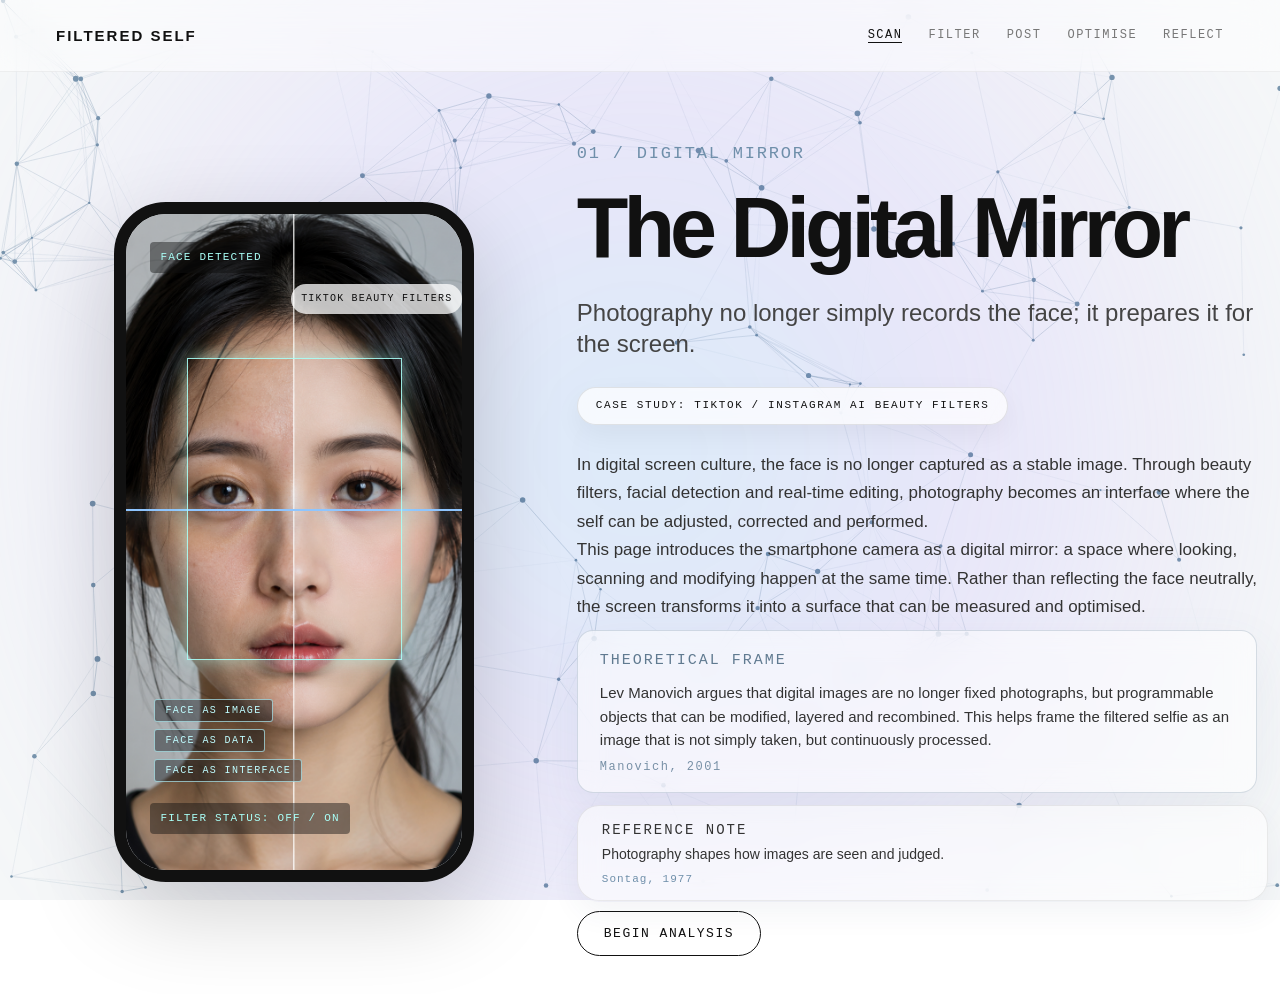
<file: index.html>
<!DOCTYPE html>
<html lang="en">
<head>
  <meta charset="UTF-8" />
  <meta name="viewport" content="width=device-width, initial-scale=1.0" />
  <title>Filtered Self | The Digital Mirror</title>
  <link rel="stylesheet" href="style.css" />
</head>

<body class="page page-1">

  <div class="tech-bg-container">
    <div class="aurora"></div>
    <canvas id="particleCanvas"></canvas>
  </div>

  <header class="nav">
    <div class="logo">FILTERED SELF</div>
    <nav>
      <a class="active" href="index.html">SCAN</a >
      <a href="page2.html">FILTER</a >
      <a href="page3.html">POST</a >
      <a href="page4.html">OPTIMISE</a >
      <a href="page5.html">REFLECT</a >
    </nav>
  </header>

  <main class="hero">

    <section class="phone-area">
      <div class="phone">
        <img src="images/page1-face.png" alt="Half real half filtered face" />

        <div class="scan-line"></div>
        <div class="face-box"></div>

        <p class="system-text top">FACE DETECTED</p >

        <p class="case-tag">TIKTOK BEAUTY FILTERS</p >

        <p class="system-text bottom">FILTER STATUS: OFF / ON</p >

        <div class="data-tags">
          <span>FACE AS IMAGE</span>
          <span>FACE AS DATA</span>
          <span>FACE AS INTERFACE</span>
        </div>
      </div>
    </section>

    <section class="text-area">
      <p class="label">01 / DIGITAL MIRROR</p >

      <h1>The Digital Mirror</h1>

      <h2>
        Photography no longer simply records the face; it prepares it for the screen.
      </h2>
      <div class="case-study-tag">
      CASE STUDY: TIKTOK / INSTAGRAM AI BEAUTY FILTERS
      </div>

      <p>
        In digital screen culture, the face is no longer captured as a stable image.
        Through beauty filters, facial detection and real-time editing, photography
        becomes an interface where the self can be adjusted, corrected and performed.
      </p >

      <p>
        This page introduces the smartphone camera as a digital mirror: a space where
        looking, scanning and modifying happen at the same time. Rather than reflecting
        the face neutrally, the screen transforms it into a surface that can be measured
        and optimised.
      </p >

      <div class="theory-box">
        <p class="theory-title">THEORETICAL FRAME</p >
        <p>
          Lev Manovich argues that digital images are no longer fixed photographs,
          but programmable objects that can be modified, layered and recombined.
          This helps frame the filtered selfie as an image that is not simply taken,
          but continuously processed.
        </p >
        <span>Manovich, 2001</span>
      </div>
      <div class="mini-theory-box">
  <p class="mini-theory-title">REFERENCE NOTE</p >

  <p>
          Photography shapes how images are seen and judged.
   </p >

        <span>Sontag, 1977</span>
</div>

      <a class="button" href="page2.html" id="scanButton">Begin Analysis</a >

<audio id="scanSound" preload="auto">
  <source src="sounds/page1-scan-sound.mp3" type="audio/mpeg">
</audio>
    </section>

  </main>

  <script>
    const canvas = document.getElementById('particleCanvas');
    const ctx = canvas.getContext('2d');

    let particles = [];
    const mouse = { x: null, y: null, radius: 180 };

    window.addEventListener('mousemove', (e) => {
      mouse.x = e.x;
      mouse.y = e.y;
    });

    function init() {
      canvas.width = window.innerWidth;
      canvas.height = window.innerHeight;
      particles = [];

      const numberOfParticles = (canvas.width * canvas.height) / 9000;

      for (let i = 0; i < numberOfParticles; i++) {
        particles.push(new Particle());
      }
    }

    class Particle {
      constructor() {
        this.x = Math.random() * canvas.width;
        this.y = Math.random() * canvas.height;
        this.size = Math.random() * 2 + 1;
        this.vx = (Math.random() - 0.5) * 1.2;
        this.vy = (Math.random() - 0.5) * 1.2;
      }

      draw() {
        ctx.fillStyle = '#6f8faa';
        ctx.beginPath();
        ctx.arc(this.x, this.y, this.size, 0, Math.PI * 2);
        ctx.fill();
      }

      update() {
        this.x += this.vx;
        this.y += this.vy;

        if (this.x < 0 || this.x > canvas.width) this.vx *= -1;
        if (this.y < 0 || this.y > canvas.height) this.vy *= -1;

        if (mouse.x !== null && mouse.y !== null) {
          let dx = mouse.x - this.x;
          let dy = mouse.y - this.y;
          let distance = Math.sqrt(dx * dx + dy * dy);

          if (distance < mouse.radius && distance > 0) {
            const forceDirectionX = dx / distance;
            const forceDirectionY = dy / distance;
            const force = (mouse.radius - distance) / mouse.radius;
            this.x -= forceDirectionX * force * 4;
            this.y -= forceDirectionY * force * 4;
          }
        }
      }
    }

    function connect() {
      for (let a = 0; a < particles.length; a++) {
        for (let b = a; b < particles.length; b++) {
          let dx = particles[a].x - particles[b].x;
          let dy = particles[a].y - particles[b].y;
          let distance = Math.sqrt(dx * dx + dy * dy);

          if (distance < 160) {
            let opacity = 1 - distance / 160;
            ctx.strokeStyle = `rgba(111, 143, 170, ${opacity * 0.45})`;
            ctx.lineWidth = 1;
            ctx.beginPath();
            ctx.moveTo(particles[a].x, particles[a].y);
            ctx.lineTo(particles[b].x, particles[b].y);
            ctx.stroke();
          }
        }
      }
    }

    function animate() {
      ctx.clearRect(0, 0, canvas.width, canvas.height);

      particles.forEach(particle => {
        particle.update();
        particle.draw();
      });

      connect();
      requestAnimationFrame(animate);
    }

    window.addEventListener('resize', init);

    init();
animate();

const scanButton = document.getElementById('scanButton');
const scanSound = document.getElementById('scanSound');

scanButton.addEventListener('click', function(event) {
  event.preventDefault();

  scanSound.currentTime = 0;
  scanSound.play();

  scanButton.textContent = 'Scanning...';
  scanButton.classList.add('scanning');

  setTimeout(() => {
    window.location.href = 'page2.html';
  }, 1600);
});
  </script>

</body>
</html>
</file>
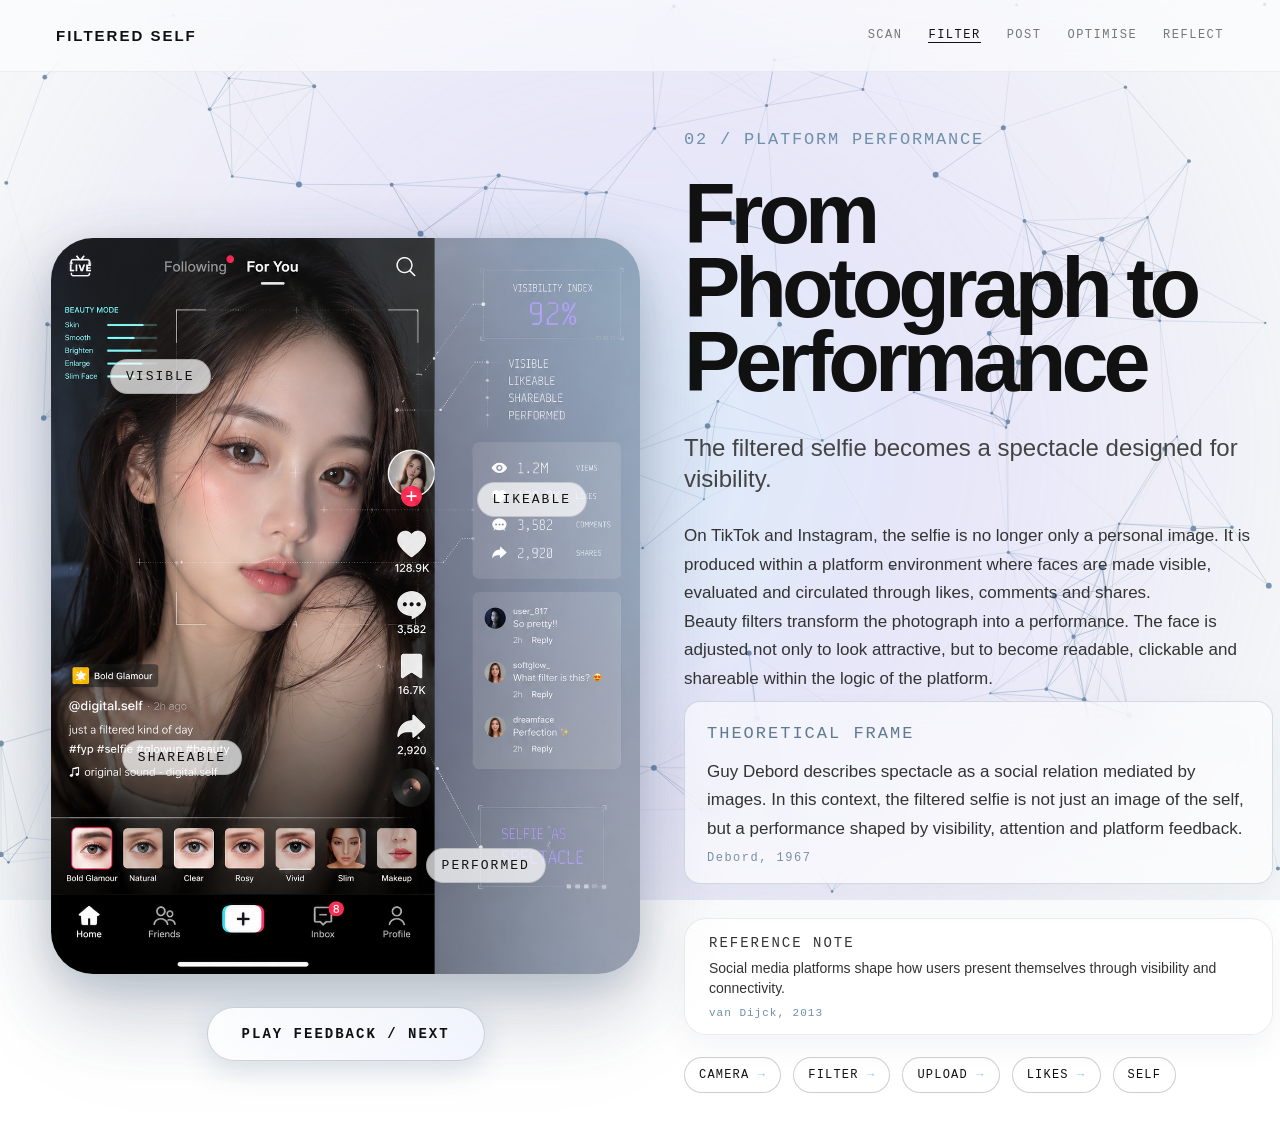
<file: page2.html>
<!DOCTYPE html>
<div class="tech-bg-container">
  <div class="aurora"></div>
  <canvas id="particleCanvas"></canvas>
</div>
<html lang="en">
<head>
  <meta charset="UTF-8" />
  <meta name="viewport" content="width=device-width, initial-scale=1.0" />
  <title>Filtered Self | Performance</title>
  <link rel="stylesheet" href="style.css" />
</head>

<body class="page page-2">
  <header class="nav">
    <div class="logo">FILTERED SELF</div>
    <nav>
      <a href="index.html">SCAN</a >
      <a class="active" href="page2.html">FILTER</a >
      <a href="page3.html">POST</a >
      <a href="page4.html">OPTIMISE</a >
      <a href="page5.html">REFLECT</a >
    </nav>
  </header>

  <main class="split-layout">

  <section class="image-panel">
    <img src="images/page2-platform.png" alt="Filtered selfie on platform interface" />

    <span class="floating-word word-1">VISIBLE</span>
    <span class="floating-word word-2">LIKEABLE</span>
    <span class="floating-word word-3">SHAREABLE</span>
    <span class="floating-word word-4">PERFORMED</span>

    <button class="sound-button page2-sound-button" id="platformSoundButton">
  PLAY FEEDBACK / NEXT
</button>

<audio id="platformSound" preload="auto">
  <source src="sounds/page2-like-notification.mp3" type="audio/mpeg">
</audio>

  </section>

  <section class="text-area page2-text">
    <p class="label">02 / PLATFORM PERFORMANCE</p >

    <h1>From Photograph to Performance</h1>

    <h2>The filtered selfie becomes a spectacle designed for visibility.</h2>

    <p>
      On TikTok and Instagram, the selfie is no longer only a personal image.
      It is produced within a platform environment where faces are made visible,
      evaluated and circulated through likes, comments and shares.
    </p >

    <p>
      Beauty filters transform the photograph into a performance. The face is
      adjusted not only to look attractive, but to become readable, clickable
      and shareable within the logic of the platform.
    </p >

    <div class="theory-box page2-theory">
      <p class="theory-title">THEORETICAL FRAME</p >
      <p>
        Guy Debord describes spectacle as a social relation mediated by images.
        In this context, the filtered selfie is not just an image of the self,
        but a performance shaped by visibility, attention and platform feedback.
      </p >
      <span>Debord, 1967</span>
    </div>
<div class="mini-theory-box page2-mini-theory">
  <p class="mini-theory-title">REFERENCE NOTE</p >

  <p>
    Social media platforms shape how users present themselves through visibility and connectivity.
  </p >

  <span>van Dijck, 2013</span>
</div>
    <div class="flow">
      <span>CAMERA</span>
      <span>FILTER</span>
      <span>UPLOAD</span>
      <span>LIKES</span>
      <span>SELF</span>
    </div>
  </section>

</main>

<script>
const canvas = document.getElementById('particleCanvas');
const ctx = canvas.getContext('2d');

let particles = [];
const mouse = { x: null, y: null, radius: 180 }; // 鼠标排斥半径

window.addEventListener('mousemove', (e) => {
    mouse.x = e.x;
    mouse.y = e.y;
});

function init() {
    canvas.width = window.innerWidth;
    canvas.height = window.innerHeight;
    particles = [];
    // 增加粒子密度：数值越小，粒子越多。9000是一个平衡点
    const numberOfParticles = (canvas.width * canvas.height) / 9000; 
    for (let i = 0; i < numberOfParticles; i++) {
        particles.push(new Particle());
    }
}

class Particle {
    constructor() {
        this.x = Math.random() * canvas.width;
        this.y = Math.random() * canvas.height;
        this.size = Math.random() * 2 + 1; // 粒子大小
        this.vx = (Math.random() - 0.5) * 1.2; // 漂移速度
        this.vy = (Math.random() - 0.5) * 1.2;
    }

    draw() {
        ctx.fillStyle = '#6f8faa'; 
        ctx.beginPath();
        ctx.arc(this.x, this.y, this.size, 0, Math.PI * 2);
        ctx.fill();
    }

    update() {
        this.x += this.vx;
        this.y += this.vy;

        if (this.x < 0 || this.x > canvas.width) this.vx *= -1;
        if (this.y < 0 || this.y > canvas.height) this.vy *= -1;

        // 鼠标排斥逻辑
        let dx = mouse.x - this.x;
        let dy = mouse.y - this.y;
        let distance = Math.sqrt(dx * dx + dy * dy);
        if (distance < mouse.radius) {
            const forceDirectionX = dx / distance;
            const forceDirectionY = dy / distance;
            const force = (mouse.radius - distance) / mouse.radius;
            this.x -= forceDirectionX * force * 4;
            this.y -= forceDirectionY * force * 4;
        }
    }
}

function connect() {
    for (let a = 0; a < particles.length; a++) {
        for (let b = a; b < particles.length; b++) {
            let dx = particles[a].x - particles[b].x;
            let dy = particles[a].y - particles[b].y;
            let distance = Math.sqrt(dx * dx + dy * dy);

            if (distance < 160) { // 连线距离上限
                let opacity = 1 - (distance / 160);
                ctx.strokeStyle = `rgba(111, 143, 170, ${opacity * 0.6})`;
                ctx.lineWidth = 1;
                ctx.beginPath();
                ctx.moveTo(particles[a].x, particles[a].y);
                ctx.lineTo(particles[b].x, particles[b].y);
                ctx.stroke();
            }
        }
    }
}

function animate() {
    ctx.clearRect(0, 0, canvas.width, canvas.height);
    for (let i = 0; i < particles.length; i++) {
        particles[i].update();
        particles[i].draw();
    }
    connect();
    requestAnimationFrame(animate);
}

window.addEventListener('resize', () => {
    init();
});

init();
animate();
init();
animate();

const platformSoundButton = document.getElementById('platformSoundButton');
const platformSound = document.getElementById('platformSound');

platformSoundButton.addEventListener('click', () => {
  platformSound.currentTime = 0;
  platformSound.play();

  platformSoundButton.textContent = 'LOADING SIMULATION...';
  platformSoundButton.classList.add('playing');

  setTimeout(() => {
    window.location.href = 'page3.html';
  }, 1200);
});
</script>

</body>
</html>
</file>
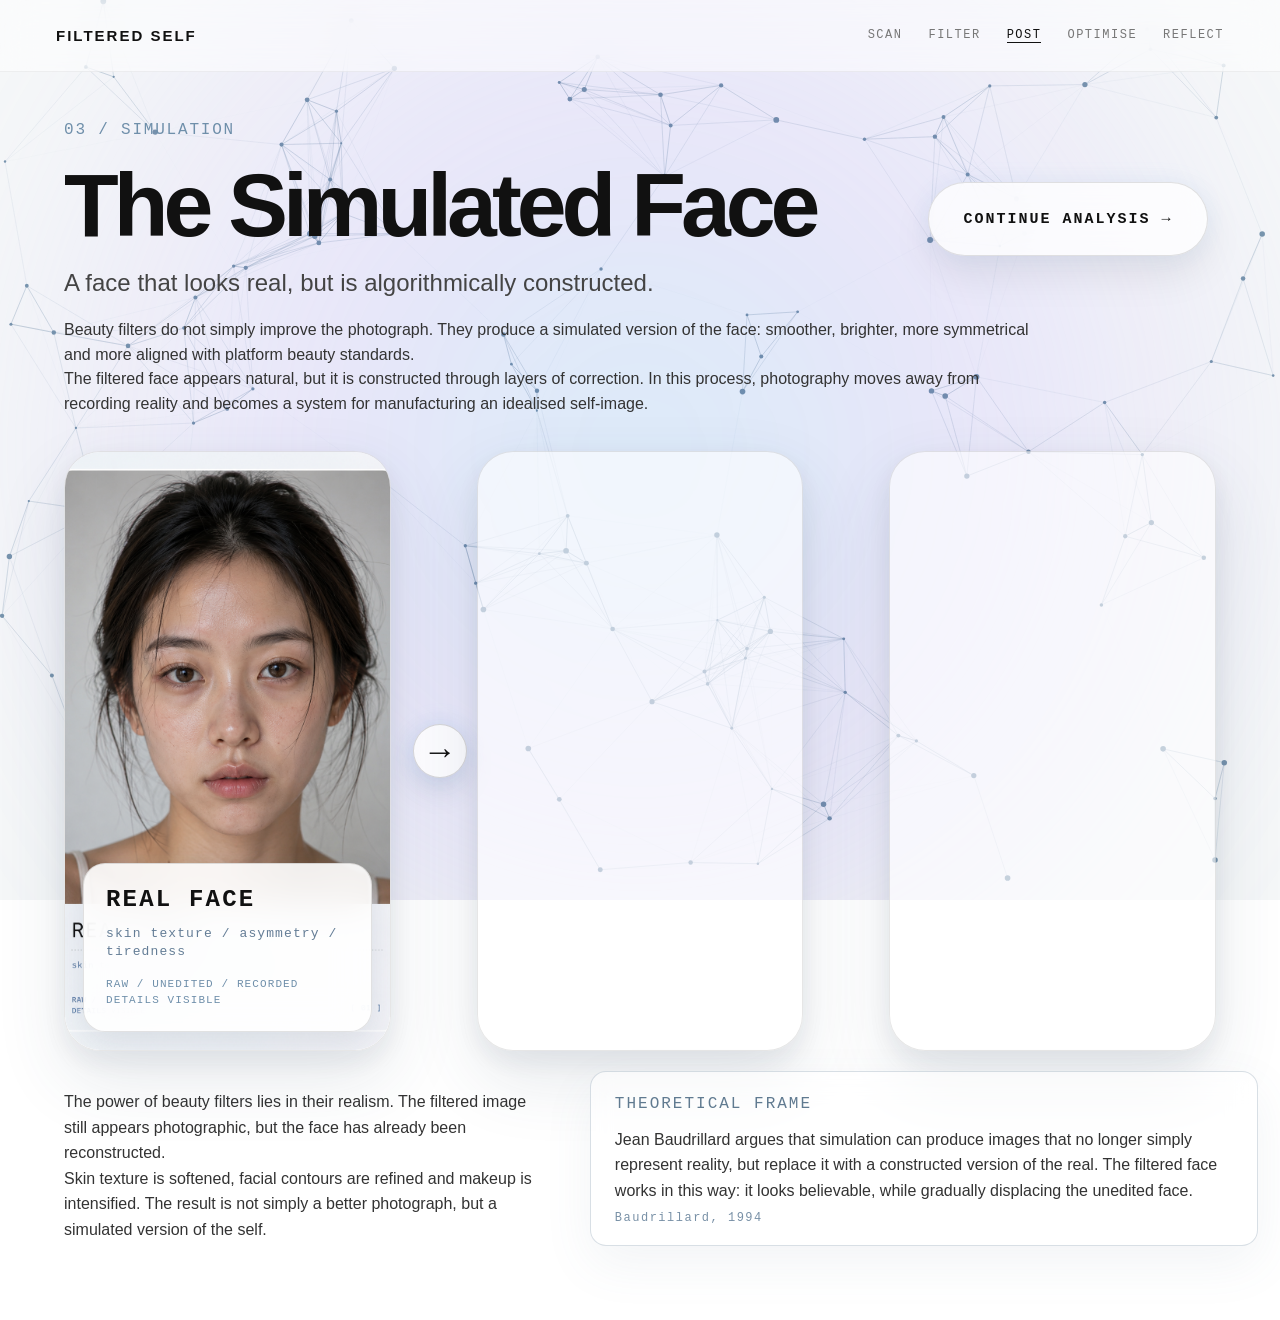
<file: page3.html>
<!DOCTYPE html>
<html lang="en">
<head>
  <meta charset="UTF-8" />
  <meta name="viewport" content="width=device-width, initial-scale=1.0" />
  <title>Filtered Self | Simulated Face</title>
  <link rel="stylesheet" href="style.css" />
</head>

<body class="page page-3">

  <div class="tech-bg-container">
    <div class="aurora"></div>
    <canvas id="particleCanvas"></canvas>
  </div>

  <header class="nav">
    <div class="logo">FILTERED SELF</div>
    <nav>
      <a href="index.html">SCAN</a >
      <a href="page2.html">FILTER</a >
      <a class="active" href="page3.html">POST</a >
      <a href="page4.html">OPTIMISE</a >
      <a href="page5.html">REFLECT</a >
    </nav>
  </header>

  <main class="comparison-page">

    <section class="intro-text">
      <p class="label">03 / SIMULATION</p >
      <h1>The Simulated Face</h1>
      <h2>A face that looks real, but is algorithmically constructed.</h2>

      <p>
        Beauty filters do not simply improve the photograph. They produce a simulated
        version of the face: smoother, brighter, more symmetrical and more aligned
        with platform beauty standards.
      </p >

      <p>
        The filtered face appears natural, but it is constructed through layers of
        correction. In this process, photography moves away from recording reality
        and becomes a system for manufacturing an idealised self-image.
      </p >


      <a class="page3-next-button" href="page4.html">
  CONTINUE ANALYSIS →
</a >


    </section>

<section class="comparison-grid">

  <div class="face-card">
    <img src="images/page3-real-face.png" alt="Real face" />
    <div class="card-caption">
      <h3>REAL FACE</h3>
      <p>skin texture / asymmetry / tiredness</p >
      <small>RAW / UNEDITED / RECORDED DETAILS VISIBLE</small>
    </div>
  </div>

  <button class="arrow transform-arrow" id="revealFiltered">→</button>

  <div class="face-card hidden-card" id="filteredCard">
    <img src="images/page3-filtered-face.png" alt="Filtered face" />
    <div class="card-caption">
      <h3>FILTERED FACE</h3>
      <p>smooth skin / glow / symmetry</p >
      <small>FILTER APPLIED / ENHANCEMENTS ACTIVE</small>
    </div>
  </div>

  <button class="arrow transform-arrow hidden-arrow" id="revealIdeal">→</button>

  <div class="face-card hidden-card" id="idealCard">
    <img src="images/page3-ideal-face.png" alt="Ideal digital face" />
    <div class="card-caption">
      <h3>IDEAL FACE</h3>
      <p>fantasy / digital / optimised self</p >
      <small>ALGORITHM REFINED / OPTIMISED FOR SCREEN</small>
    </div>
  </div>

</section>
    </section>

     <audio id="transformSound" preload="auto">
     <source src="sounds/page3-transform-sound.mp3" type="audio/mpeg">
     </audio>

    <section class="bottom-text">
      <div>
        <p>
          The power of beauty filters lies in their realism. The filtered image
          still appears photographic, but the face has already been reconstructed.
        </p >
        <p>
          Skin texture is softened, facial contours are refined and makeup is
          intensified. The result is not simply a better photograph, but a simulated
          version of the self.
        </p >
      </div>

      <div class="theory-box page3-theory">
        <p class="theory-title">THEORETICAL FRAME</p >
        <p>
          Jean Baudrillard argues that simulation can produce images that no longer
          simply represent reality, but replace it with a constructed version of the real.
          The filtered face works in this way: it looks believable, while gradually
          displacing the unedited face.
        </p >
        <span>Baudrillard, 1994</span>
      </div>
    </section>

  </main>

  <script>
    const canvas = document.getElementById('particleCanvas');
    const ctx = canvas.getContext('2d');

    let particles = [];
    const mouse = { x: null, y: null, radius: 180 };

    window.addEventListener('mousemove', (e) => {
      mouse.x = e.x;
      mouse.y = e.y;
    });

    function init() {
      canvas.width = window.innerWidth;
      canvas.height = window.innerHeight;
      particles = [];

      const numberOfParticles = (canvas.width * canvas.height) / 9000;

      for (let i = 0; i < numberOfParticles; i++) {
        particles.push(new Particle());
      }
    }

    class Particle {
      constructor() {
        this.x = Math.random() * canvas.width;
        this.y = Math.random() * canvas.height;
        this.size = Math.random() * 2 + 1;
        this.vx = (Math.random() - 0.5) * 1.2;
        this.vy = (Math.random() - 0.5) * 1.2;
      }

      draw() {
        ctx.fillStyle = '#6f8faa';
        ctx.beginPath();
        ctx.arc(this.x, this.y, this.size, 0, Math.PI * 2);
        ctx.fill();
      }

      update() {
        this.x += this.vx;
        this.y += this.vy;

        if (this.x < 0 || this.x > canvas.width) this.vx *= -1;
        if (this.y < 0 || this.y > canvas.height) this.vy *= -1;

        if (mouse.x !== null && mouse.y !== null) {
          let dx = mouse.x - this.x;
          let dy = mouse.y - this.y;
          let distance = Math.sqrt(dx * dx + dy * dy);

          if (distance < mouse.radius && distance > 0) {
            const forceDirectionX = dx / distance;
            const forceDirectionY = dy / distance;
            const force = (mouse.radius - distance) / mouse.radius;
            this.x -= forceDirectionX * force * 4;
            this.y -= forceDirectionY * force * 4;
          }
        }
      }
    }

    function connect() {
      for (let a = 0; a < particles.length; a++) {
        for (let b = a; b < particles.length; b++) {
          let dx = particles[a].x - particles[b].x;
          let dy = particles[a].y - particles[b].y;
          let distance = Math.sqrt(dx * dx + dy * dy);

          if (distance < 160) {
            let opacity = 1 - distance / 160;
            ctx.strokeStyle = `rgba(111, 143, 170, ${opacity * 0.45})`;
            ctx.lineWidth = 1;
            ctx.beginPath();
            ctx.moveTo(particles[a].x, particles[a].y);
            ctx.lineTo(particles[b].x, particles[b].y);
            ctx.stroke();
          }
        }
      }
    }

    function animate() {
      ctx.clearRect(0, 0, canvas.width, canvas.height);

      particles.forEach(particle => {
        particle.update();
        particle.draw();
      });

      connect();
      requestAnimationFrame(animate);
    }

    window.addEventListener('resize', init);

    init();
    animate();
    const transformSound = document.getElementById('transformSound');

const revealFiltered = document.getElementById('revealFiltered');
const revealIdeal = document.getElementById('revealIdeal');
const filteredCard = document.getElementById('filteredCard');
const idealCard = document.getElementById('idealCard');

revealFiltered.addEventListener('click', () => {
  transformSound.currentTime = 0;
  transformSound.play();

  filteredCard.classList.remove('hidden-card');
  filteredCard.classList.add('revealed-card');

  revealIdeal.classList.remove('hidden-arrow');
  revealIdeal.classList.add('revealed-arrow');

  revealFiltered.classList.add('active-transform');
  setTimeout(() => {
    revealFiltered.classList.remove('active-transform');
  }, 900);
});

revealIdeal.addEventListener('click', () => {
  transformSound.currentTime = 0;
  transformSound.play();

  idealCard.classList.remove('hidden-card');
  idealCard.classList.add('revealed-card');

  revealIdeal.classList.add('active-transform');
  setTimeout(() => {
    revealIdeal.classList.remove('active-transform');
  }, 900);
});
  </script>

</body>
</html>
</file>
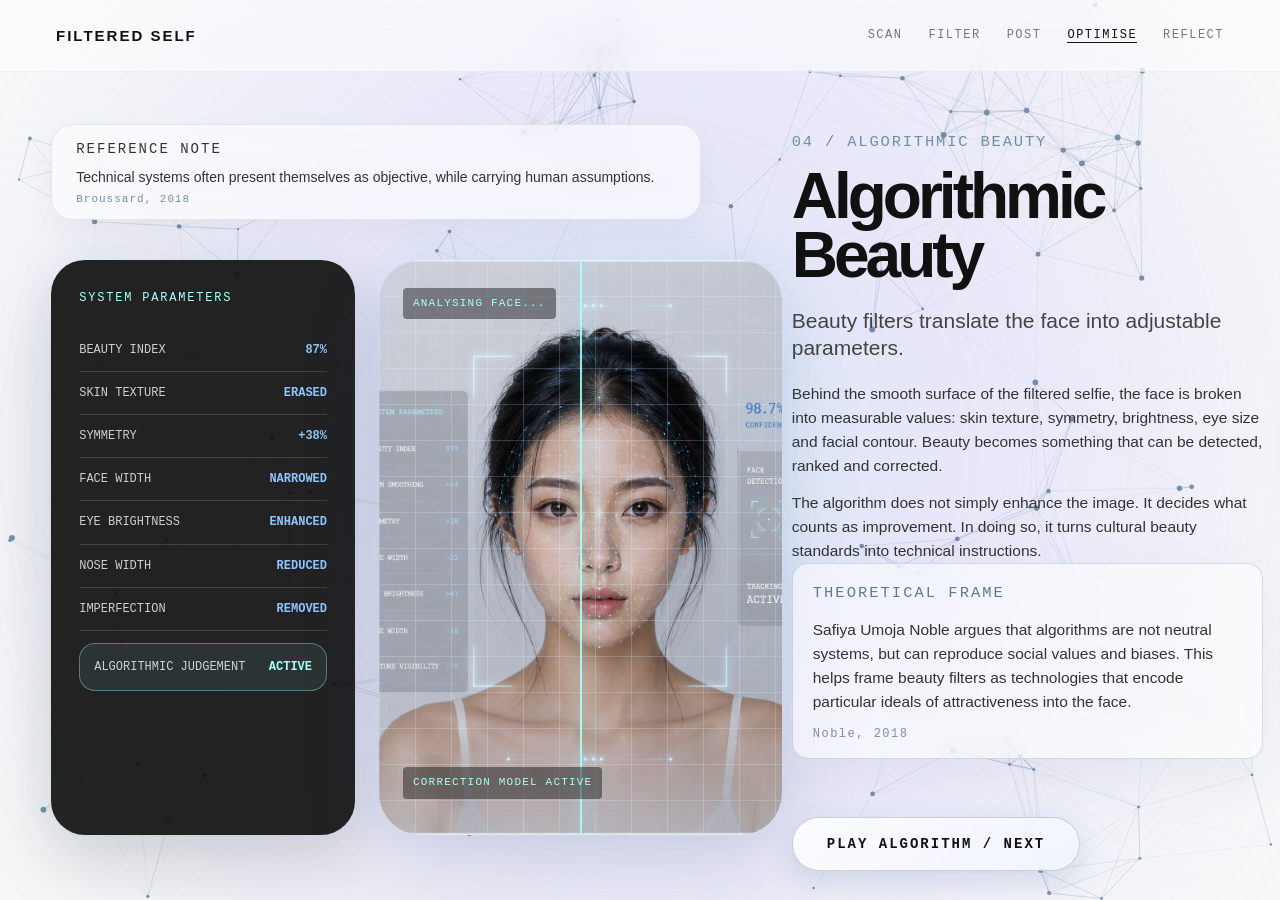
<file: page4.html>
<!DOCTYPE html>
<html lang="en">
<head>
  <meta charset="UTF-8" />
  <meta name="viewport" content="width=device-width, initial-scale=1.0" />
  <title>Filtered Self | Algorithmic Beauty</title>
  <link rel="stylesheet" href="style.css" />
</head>

<body class="page page-4">

  <div class="tech-bg-container">
    <div class="aurora"></div>
    <canvas id="particleCanvas"></canvas>
  </div>

  <header class="nav">
    <div class="logo">FILTERED SELF</div>
    <nav>
      <a href="index.html">SCAN</a >
      <a href="page2.html">FILTER</a >
      <a href="page3.html">POST</a >
      <a class="active" href="page4.html">OPTIMISE</a >
      <a href="page5.html">REFLECT</a >
    </nav>
  </header>

 <main class="algorithm-layout">

  <section class="algorithm-visual-area">

    <div class="mini-theory-box page4-reference-note">
      <p class="mini-theory-title">REFERENCE NOTE</p >
      <p>
        Technical systems often present themselves as objective,
        while carrying human assumptions.
      </p >
      <span>Broussard, 2018</span>
    </div>

    <div class="algorithm-visual-grid">

      <section class="parameter-panel">
        <p class="label">SYSTEM PARAMETERS</p >

        <div class="param"><span>BEAUTY INDEX</span><strong>87%</strong></div>
        <div class="param"><span>SKIN TEXTURE</span><strong>ERASED</strong></div>
        <div class="param"><span>SYMMETRY</span><strong>+38%</strong></div>
        <div class="param"><span>FACE WIDTH</span><strong>NARROWED</strong></div>
        <div class="param"><span>EYE BRIGHTNESS</span><strong>ENHANCED</strong></div>
        <div class="param"><span>NOSE WIDTH</span><strong>REDUCED</strong></div>
        <div class="param"><span>IMPERFECTION</span><strong>REMOVED</strong></div>

        <div class="param warning-param">
          <span>ALGORITHMIC JUDGEMENT</span>
          <strong>ACTIVE</strong>
        </div>
      </section>

      <section class="scan-panel">
        <img src="images/page4-face-scan.jpg" alt="Face scan interface" />
        <div class="scan-grid"></div>
        <div class="vertical-scan-line"></div>

        <p class="system-text top">ANALYSING FACE...</p >
        <p class="system-text bottom">CORRECTION MODEL ACTIVE</p >
      </section>

    </div>

  </section>

  <section class="text-area page4-text">
    <p class="label">04 / ALGORITHMIC BEAUTY</p >

    <h1>Algorithmic Beauty</h1>

    <h2>Beauty filters translate the face into adjustable parameters.</h2>

    <p>
      Behind the smooth surface of the filtered selfie, the face is broken into
      measurable values: skin texture, symmetry, brightness, eye size and facial
      contour. Beauty becomes something that can be detected, ranked and corrected.
    </p >

    <p>
      The algorithm does not simply enhance the image. It decides what counts as
      improvement. In doing so, it turns cultural beauty standards into technical
      instructions.
    </p >

    <div class="theory-box page4-theory">
      <p class="theory-title">THEORETICAL FRAME</p >
      <p>
        Safiya Umoja Noble argues that algorithms are not neutral systems, but can
        reproduce social values and biases. This helps frame beauty filters as
        technologies that encode particular ideals of attractiveness into the face.
      </p >
      <span>Noble, 2018</span>
    </div>

    <button class="sound-button page4-sound-button" id="algorithmSoundButton">
      PLAY ALGORITHM / NEXT
    </button>

    <audio id="algorithmSound" preload="auto">
      <source src="sounds/page4-algorithm-sound.mp3" type="audio/mpeg">
    </audio>
  </section>

</main>

  <script>
    const canvas = document.getElementById('particleCanvas');
    const ctx = canvas.getContext('2d');

    let particles = [];
    const mouse = { x: null, y: null, radius: 180 };

    window.addEventListener('mousemove', (e) => {
      mouse.x = e.x;
      mouse.y = e.y;
    });

    function init() {
      canvas.width = window.innerWidth;
      canvas.height = window.innerHeight;
      particles = [];

      const numberOfParticles = (canvas.width * canvas.height) / 9000;

      for (let i = 0; i < numberOfParticles; i++) {
        particles.push(new Particle());
      }
    }

    class Particle {
      constructor() {
        this.x = Math.random() * canvas.width;
        this.y = Math.random() * canvas.height;
        this.size = Math.random() * 2 + 1;
        this.vx = (Math.random() - 0.5) * 1.2;
        this.vy = (Math.random() - 0.5) * 1.2;
      }

      draw() {
        ctx.fillStyle = '#6f8faa';
        ctx.beginPath();
        ctx.arc(this.x, this.y, this.size, 0, Math.PI * 2);
        ctx.fill();
      }

      update() {
        this.x += this.vx;
        this.y += this.vy;

        if (this.x < 0 || this.x > canvas.width) this.vx *= -1;
        if (this.y < 0 || this.y > canvas.height) this.vy *= -1;

        if (mouse.x !== null && mouse.y !== null) {
          let dx = mouse.x - this.x;
          let dy = mouse.y - this.y;
          let distance = Math.sqrt(dx * dx + dy * dy);

          if (distance < mouse.radius && distance > 0) {
            const forceDirectionX = dx / distance;
            const forceDirectionY = dy / distance;
            const force = (mouse.radius - distance) / mouse.radius;
            this.x -= forceDirectionX * force * 4;
            this.y -= forceDirectionY * force * 4;
          }
        }
      }
    }

    function connect() {
      for (let a = 0; a < particles.length; a++) {
        for (let b = a; b < particles.length; b++) {
          let dx = particles[a].x - particles[b].x;
          let dy = particles[a].y - particles[b].y;
          let distance = Math.sqrt(dx * dx + dy * dy);

          if (distance < 160) {
            let opacity = 1 - distance / 160;
            ctx.strokeStyle = `rgba(111, 143, 170, ${opacity * 0.45})`;
            ctx.lineWidth = 1;
            ctx.beginPath();
            ctx.moveTo(particles[a].x, particles[a].y);
            ctx.lineTo(particles[b].x, particles[b].y);
            ctx.stroke();
          }
        }
      }
    }

    function animate() {
      ctx.clearRect(0, 0, canvas.width, canvas.height);

      particles.forEach(particle => {
        particle.update();
        particle.draw();
      });

      connect();
      requestAnimationFrame(animate);
    }

    window.addEventListener('resize', init);

    init();
    animate();
    const algorithmSoundButton = document.getElementById('algorithmSoundButton');
const algorithmSound = document.getElementById('algorithmSound');

algorithmSoundButton.addEventListener('click', () => {
  algorithmSound.currentTime = 0;
  algorithmSound.play();

  algorithmSoundButton.textContent = 'ANALYSING...';
  algorithmSoundButton.classList.add('playing');

  setTimeout(() => {
    window.location.href = 'page5.html';
  }, 1200);
});
  </script>

</body>
</html>
</file>
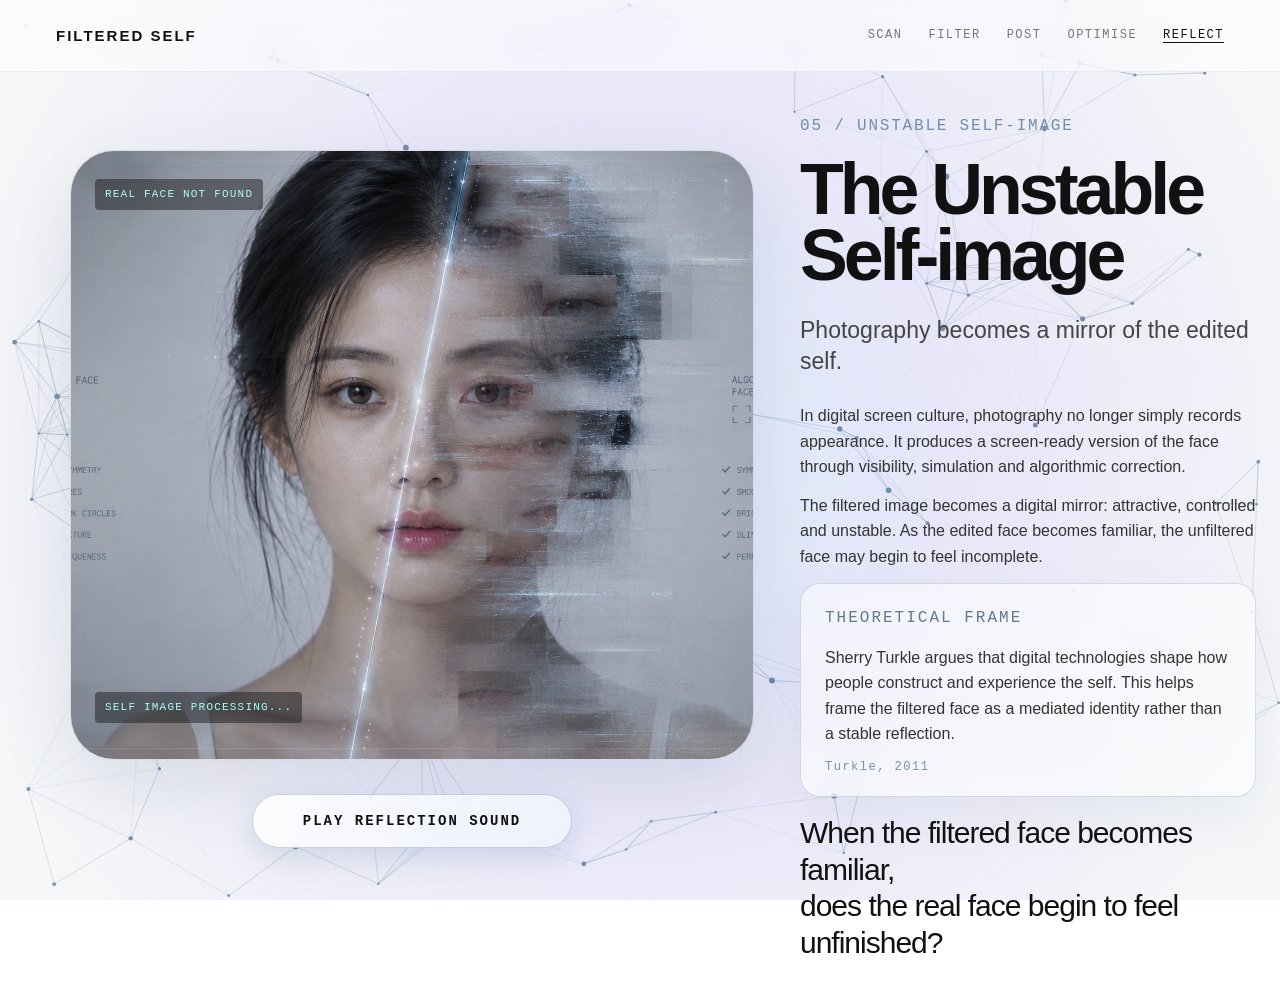
<file: page5.html>
<!DOCTYPE html>
<div class="tech-bg-container">
  <div class="aurora"></div>
  <canvas id="particleCanvas"></canvas>
</div>
<html lang="en">
<head>
  <meta charset="UTF-8" />
  <meta name="viewport" content="width=device-width, initial-scale=1.0" />
  <title>Filtered Self | Unstable Self-image</title>
  <link rel="stylesheet" href="style.css" />
</head>

<body class="page page-5">
  <header class="nav">
    <div class="logo">FILTERED SELF</div>
    <nav>
      <a href="index.html">SCAN</a >
      <a href="page2.html">FILTER</a >
      <a href="page3.html">POST</a >
      <a href="page4.html">OPTIMISE</a >
      <a class="active" href="page5.html">REFLECT</a >
    </nav>
  </header>

 <main class="final-page">

  <section class="final-left">
    <div class="final-image">
      <img src="images/page5-layered-face.jpg" alt="Layered unstable face" />
      <p class="system-text top">REAL FACE NOT FOUND</p >
      <p class="system-text bottom">SELF IMAGE PROCESSING...</p >
    </div>

    <button class="sound-button page5-sound-button" id="reflectionSoundButton">
      PLAY REFLECTION SOUND
    </button>

    <audio id="reflectionSound" preload="auto">
      <source src="sounds/page5-reflection-glitch.mp3" type="audio/mpeg">
    </audio>
  </section>

  <section class="final-text">
    <p class="label">05 / UNSTABLE SELF-IMAGE</p >

    <h1>The Unstable Self-image</h1>

    <h2>Photography becomes a mirror of the edited self.</h2>

    <p>
      In digital screen culture, photography no longer simply records appearance.
      It produces a screen-ready version of the face through visibility, simulation
      and algorithmic correction.
    </p >

    <p>
      The filtered image becomes a digital mirror: attractive, controlled and
      unstable. As the edited face becomes familiar, the unfiltered face may begin
      to feel incomplete.
    </p >

    <div class="theory-box page5-theory">
      <p class="theory-title">THEORETICAL FRAME</p >
      <p>
        Sherry Turkle argues that digital technologies shape how people construct
        and experience the self. This helps frame the filtered face as a mediated
        identity rather than a stable reflection.
      </p >
      <span>Turkle, 2011</span>
    </div>

    <h3>
      When the filtered face becomes familiar,<br />
      does the real face begin to feel unfinished?
    </h3>
  </section>

</main>

<script>
const canvas = document.getElementById('particleCanvas');
const ctx = canvas.getContext('2d');

let particles = [];
const mouse = { x: null, y: null, radius: 180 }; // 鼠标排斥半径

window.addEventListener('mousemove', (e) => {
    mouse.x = e.x;
    mouse.y = e.y;
});

function init() {
    canvas.width = window.innerWidth;
    canvas.height = window.innerHeight;
    particles = [];
    // 增加粒子密度：数值越小，粒子越多。9000是一个平衡点
    const numberOfParticles = (canvas.width * canvas.height) / 9000; 
    for (let i = 0; i < numberOfParticles; i++) {
        particles.push(new Particle());
    }
}

class Particle {
    constructor() {
        this.x = Math.random() * canvas.width;
        this.y = Math.random() * canvas.height;
        this.size = Math.random() * 2 + 1; // 粒子大小
        this.vx = (Math.random() - 0.5) * 1.2; // 漂移速度
        this.vy = (Math.random() - 0.5) * 1.2;
    }

    draw() {
        ctx.fillStyle = '#6f8faa'; 
        ctx.beginPath();
        ctx.arc(this.x, this.y, this.size, 0, Math.PI * 2);
        ctx.fill();
    }

    update() {
        this.x += this.vx;
        this.y += this.vy;

        if (this.x < 0 || this.x > canvas.width) this.vx *= -1;
        if (this.y < 0 || this.y > canvas.height) this.vy *= -1;

        // 鼠标排斥逻辑
        let dx = mouse.x - this.x;
        let dy = mouse.y - this.y;
        let distance = Math.sqrt(dx * dx + dy * dy);
        if (distance < mouse.radius) {
            const forceDirectionX = dx / distance;
            const forceDirectionY = dy / distance;
            const force = (mouse.radius - distance) / mouse.radius;
            this.x -= forceDirectionX * force * 4;
            this.y -= forceDirectionY * force * 4;
        }
    }
}

function connect() {
    for (let a = 0; a < particles.length; a++) {
        for (let b = a; b < particles.length; b++) {
            let dx = particles[a].x - particles[b].x;
            let dy = particles[a].y - particles[b].y;
            let distance = Math.sqrt(dx * dx + dy * dy);

            if (distance < 160) { // 连线距离上限
                let opacity = 1 - (distance / 160);
                ctx.strokeStyle = `rgba(111, 143, 170, ${opacity * 0.6})`;
                ctx.lineWidth = 1;
                ctx.beginPath();
                ctx.moveTo(particles[a].x, particles[a].y);
                ctx.lineTo(particles[b].x, particles[b].y);
                ctx.stroke();
            }
        }
    }
}

function animate() {
    ctx.clearRect(0, 0, canvas.width, canvas.height);
    for (let i = 0; i < particles.length; i++) {
        particles[i].update();
        particles[i].draw();
    }
    connect();
    requestAnimationFrame(animate);
}

window.addEventListener('resize', () => {
    init();
});

init();
animate();
const reflectionSoundButton = document.getElementById('reflectionSoundButton');
const reflectionSound = document.getElementById('reflectionSound');

reflectionSoundButton.addEventListener('click', () => {
  reflectionSound.currentTime = 0;
  reflectionSound.play();

  reflectionSoundButton.textContent = 'SELF IMAGE PROCESSING...';
  reflectionSoundButton.classList.add('playing');

  setTimeout(() => {
    reflectionSoundButton.textContent = 'PLAY REFLECTION SOUND';
    reflectionSoundButton.classList.remove('playing');
  }, 1400);
});

</script>

</body>
</html>
</file>
<file: style.css>
* {
  margin: 0;
  padding: 0;
  box-sizing: border-box;
}

body {
  background: #f5f7f8;
  color: #111;
  font-family: Arial, Helvetica, sans-serif;
  min-height: 100vh;
  overflow-x: hidden;
}

.page {
  background:
    radial-gradient(circle at 20% 20%, rgba(142, 197, 255, 0.22), transparent 30%),
    radial-gradient(circle at 80% 70%, rgba(184, 166, 255, 0.25), transparent 35%),
    #f5f7f8;
}

.nav {
  width: 100%;
  height: 72px;
  padding: 0 56px;
  display: flex;
  align-items: center;
  justify-content: space-between;
  border-bottom: 1px solid rgba(17, 17, 17, 0.12);
  backdrop-filter: blur(16px);
}

.logo {
  font-size: 15px;
  letter-spacing: 2px;
  font-weight: 700;
}

.nav nav {
  display: flex;
  gap: 26px;
}

.nav a {
  text-decoration: none;
  color: #777;
  font-size: 12px;
  letter-spacing: 1.5px;
  font-family: "Courier New", monospace;
}

.nav a.active,
.nav a:hover {
  color: #111;
  border-bottom: 1px solid #111;
}

.label {
  font-family: "Courier New", monospace;
  font-size: 12px;
  letter-spacing: 1.8px;
  color: #6f8faa;
  margin-bottom: 22px;
}

h1 {
  font-size: clamp(48px, 7vw, 96px);
  line-height: 0.92;
  letter-spacing: -4px;
  margin-bottom: 24px;
}

h2 {
  font-size: 20px;
  font-weight: 400;
  color: #555;
  margin-bottom: 28px;
}

p {
  font-size: 16px;
  line-height: 1.75;
  color: #333;
  max-width: 620px;
}

.button {
  display: inline-block;
  margin-top: 36px;
  padding: 14px 26px;
  border: 1px solid #111;
  border-radius: 999px;
  text-decoration: none;
  color: #111;
  font-size: 13px;
  letter-spacing: 1.5px;
  text-transform: uppercase;
  font-family: "Courier New", monospace;
}

.button:hover {
  background: #111;
  color: #fff;
}

/* PAGE 1 */

.hero {
  min-height: calc(100vh - 72px);
  display: grid;
  grid-template-columns: 40% 60%;
  align-items: center;
  padding: 56px 5vw 38px;
  gap: 52px;
}

.phone-area {
  display: flex;
  justify-content: center;
  align-items: center;
}

.phone {
  position: relative;
  width: 360px;
  height: 680px;

  border: 12px solid #111;
  border-radius: 52px;
  background: #d9dde1;
  overflow: hidden;
  box-shadow: 0 30px 90px rgba(0, 0, 0, 0.18);
}

.phone img {
  width: 100%;
  height: 100%;
  object-fit: cover;
}

.text-area {
  max-width: 760px;
  padding-top: 12px;
}

.text-area h1 {
  font-size: clamp(68px, 6.6vw, 118px);
  line-height: 0.88;
  letter-spacing: -5px;
  margin-bottom: 32px;
}

.text-area h2 {
  max-width: 720px;
  font-size: 24px;
  line-height: 1.3;
  font-weight: 400;
  color: #444;
  margin-bottom: 28px;
}

.text-area p {
  max-width: 710px;
  font-size: 17px;
  line-height: 1.68;
}

.scan-line {
  position: absolute;
  top: 45%;
  left: 0;
  width: 100%;
  height: 2px;
  background: #8ec5ff;
  box-shadow: 0 0 20px #8ec5ff;
  animation: scan 3s infinite linear;
}

@keyframes scan {
  0% { top: 8%; }
  100% { top: 92%; }
}

.face-box {
  position: absolute;
  top: 22%;
  left: 18%;
  width: 64%;
  height: 46%;
  border: 1px solid rgba(169, 255, 247, 0.9);
  box-shadow: 0 0 18px rgba(169, 255, 247, 0.5);
}

.system-text {
  position: absolute;
  left: 24px;
  font-family: "Courier New", monospace;
  font-size: 11px;
  letter-spacing: 1.2px;
  color: #a9fff7;
  background: rgba(17, 17, 17, 0.45);
  padding: 6px 10px;
  border-radius: 4px;
}

.system-text.top {
  top: 28px;
}

.system-text.bottom {
  bottom: 36px;
}

.data-tags {
  position: absolute;
  left: 28px;
  bottom: 88px;
  display: flex;
  flex-direction: column;
  gap: 7px;
  z-index: 5;
}

.data-tags span {
  width: fit-content;
  padding: 5px 10px;
  border: 1px solid rgba(180, 240, 245, 0.7);
  background: rgba(15, 20, 24, 0.42);
  color: #bffcff;
  font-family: "Courier New", monospace;
  font-size: 10px;
  letter-spacing: 1.4px;
  border-radius: 3px;
}

.theory-box {
  position: relative;
  top: -18px;
  max-width: 680px;
  margin: 26px 0 0px;
  padding: 18px 22px;
  border: 1px solid rgba(80, 110, 135, 0.22);
  border-radius: 16px;
  background: rgba(255, 255, 255, 0.55);
  backdrop-filter: blur(14px);
  box-shadow: 0 18px 50px rgba(90, 110, 140, 0.08);
}

.theory-title {
  margin-bottom: 9px;
  font-family: "Courier New", monospace;
  font-size: 12px;
  letter-spacing: 2px;
  color: #607a90;
}

.theory-box p {
  font-size: 15px;
  line-height: 1.56;
}

.theory-box span {
  display: block;
  margin-top: 8px;
  font-family: "Courier New", monospace;
  font-size: 12px;
  letter-spacing: 1.5px;
  color: #7890a6;
}

.page-1 .button {
  margin-top: 10px;
}
.button.scanning {
  background: #111;
  color: #fff;
  box-shadow: 0 0 22px rgba(142, 197, 255, 0.8);
  pointer-events: none;
}

/* PAGE 2 */

.split-layout {
  min-height: calc(100vh - 72px);
  padding: 46px 4vw 36px;
  display: grid;
  grid-template-columns: 50% 50%;
  gap: 44px;
  align-items: center;
}

.image-panel {
  position: relative;
  width: 100%;
  height: calc(100vh - 130px);
  min-height: 660px;

  border-radius: 0;
  overflow: visible;

  background: transparent;
  border: none;

  box-shadow: none;

  display: flex;
  align-items: center;
  justify-content: center;
  backdrop-filter: none;
}

.image-panel img {
  width: 100%;
  height: auto;
  max-height: 100%;
  object-fit: contain;
  border-radius: 42px;

  box-shadow:
    0 35px 90px rgba(50, 70, 95, 0.18),
    0 12px 32px rgba(50, 70, 95, 0.12);

  filter: drop-shadow(0 20px 35px rgba(70, 90, 120, 0.18));
}

.page2-text {
  max-width: 760px;
  padding-top: 8px;
}

.page2-text h1 {
  font-size: clamp(68px, 6.6vw, 118px);
  line-height: 0.88;
  letter-spacing: -5px;
  margin-bottom: 32px;
}

.page2-text h2 {
  max-width: 720px;
  font-size: 24px;
  line-height: 1.3;
  font-weight: 400;
  color: #444;
  margin-bottom: 28px;
}

.page2-text p {
  max-width: 720px;
  font-size: 17px;
  line-height: 1.68;
}

.page2-theory {
  max-width: 680px;
  margin: 26px 0 22px;
  padding: 18px 22px;
}

.floating-word {
  position: absolute;
  font-family: "Courier New", monospace;
  font-size: 13px;
  letter-spacing: 2px;
  color: #111;
  background: rgba(255,255,255,0.72);
  border: 1px solid rgba(17,17,17,0.14);
  padding: 9px 15px;
  border-radius: 999px;
  z-index: 5;
}

.word-1 { top: 18%; left: 10%; }
.word-2 { top: 34%; right: 9%; }
.word-3 { bottom: 28%; left: 12%; }
.word-4 { bottom: 14%; right: 16%; }

.flow {
  margin-top: 22px;
  display: flex;
  flex-wrap: wrap;
  gap: 12px;
}

.flow span {
  font-family: "Courier New", monospace;
  font-size: 12px;
  letter-spacing: 1.2px;
  border: 1px solid rgba(17,17,17,0.2);
  padding: 10px 14px;
  border-radius: 999px;
  background: rgba(255,255,255,0.42);
}

.flow span::after {
  content: " →";
  color: #8ec5ff;
}

.flow span:last-child::after {
  content: "";
}

/* PAGE 3 */

.comparison-page {
  position: relative;
  padding: 46px 5vw 56px;
}

.intro-text {
  margin-bottom: 34px;
  max-width: 1180px;
}

.intro-text h1 {
  font-size: clamp(72px, 7vw, 116px);
  line-height: 0.9;
  letter-spacing: -5px;
  margin-bottom: 22px;
}

.intro-text h2 {
  font-size: 24px;
  line-height: 1.35;
  margin-bottom: 18px;
  color: #444;
}

.intro-text p {
  max-width: 980px;
  font-size: 16px;
  line-height: 1.55;
}

.comparison-grid {
  display: grid;
  grid-template-columns: 1fr 42px 1fr 42px 1fr;
  align-items: center;
  gap: 22px;
}

.face-card {
  position: relative;
  height: 600px;
  background: rgba(255,255,255,0.58);
  border: 1px solid rgba(17,17,17,0.1);
  border-radius: 36px;
  overflow: hidden;
  box-shadow:
    0 28px 70px rgba(50,70,95,0.12),
    0 10px 28px rgba(50,70,95,0.08);
}

.face-card img {
  width: 100%;
  height: 100%;
  object-fit: cover;
  display: block;
}

.card-caption {
  position: absolute;
  left: 18px;
  right: 18px;
  bottom: 18px;

  min-height: 148px;
  padding: 22px 22px;

  border-radius: 22px;
  background: rgba(255,255,255,0.9);
  backdrop-filter: blur(18px);
  border: 1px solid rgba(17,17,17,0.12);

  box-shadow:
    0 12px 32px rgba(50,70,95,0.12);
}

.card-caption h3 {
  font-family: "Courier New", monospace;
  font-size: 24px;
  letter-spacing: 2.2px;
  margin-bottom: 12px;
}

.card-caption p {
  font-family: "Courier New", monospace;
  font-size: 13px;
  letter-spacing: 1.1px;
  color: #647d96;
  line-height: 1.4;
  margin-bottom: 16px;
}

.card-caption small {
  display: block;
  font-family: "Courier New", monospace;
  font-size: 11px;
  letter-spacing: 1.1px;
  color: #6f8faa;
  line-height: 1.45;
}

.arrow {
  font-size: 42px;
  color: #8ec5ff;
  text-align: center;
}

.bottom-text {
  margin-top: 38px;
  display: grid;
  grid-template-columns: 42% 58%;
  gap: 42px;
  align-items: start;
}

.bottom-text p {
  font-size: 16px;
  line-height: 1.6;
}

.page3-theory {
  max-width: none;
  margin: 0;
  padding: 20px 24px;
}

.page3-next-button{
  position: absolute;

  top: 110px;
  right: 72px;

  display: inline-flex;
  align-items: center;
  justify-content: center;

  min-width: 280px;
  height: 74px;

  padding: 0 34px;

  border-radius: 999px;

  text-decoration: none;

  font-family: "Courier New", monospace;
  font-size: 15px;
  letter-spacing: 2px;
  font-weight: 600;

  color: #111;

  background: rgba(255,255,255,0.78);

  border: 1px solid rgba(17,17,17,0.12);

  backdrop-filter: blur(16px);

  box-shadow:
    0 18px 40px rgba(0,0,0,0.08),
    0 0 22px rgba(142,197,255,0.12);

  transition: all 0.28s ease;

  z-index: 10;
}

.page3-next-button:hover{
  transform: translateY(-5px) scale(1.04);

  background: #111;
  color: #fff;

  box-shadow:
    0 24px 50px rgba(17,17,17,0.22),
    0 0 30px rgba(142,197,255,0.45);
}

/* PAGE 4 */

.algorithm-layout {
  min-height: calc(100vh - 72px);
  padding: 36px 4vw 34px;

  display: grid;
  grid-template-columns: 60% 40%;
  gap: 34px;
  align-items: center;
}

/* LEFT VISUAL AREA */

.algorithm-visual-area {
  display: flex;
  flex-direction: column;
  gap: 18px;
}

.page4-reference-note {
  width: 92%;
  max-width: 780px;
  margin: 0 0 0 0;
  padding: 14px 24px;

  background: rgba(255,255,255,0.68);
  border: 1px solid rgba(17,17,17,0.08);
  border-radius: 22px;
  backdrop-filter: blur(14px);

  box-shadow:
    0 14px 34px rgba(0,0,0,0.045);
}

.page4-reference-note .mini-theory-title {
  margin-bottom: 8px;
}

.page4-reference-note p {
  max-width: 720px;
  font-size: 13.5px;
  line-height: 1.42;
  margin-bottom: 4px;
}

.page4-reference-note span {
  display: block;
  margin-top: 5px;
  font-size: 11px;
}

/* LEFT LOWER GRID */

.algorithm-visual-grid {
  display: grid;
  grid-template-columns: 43% 57%;
  gap: 24px;
  align-items: stretch;
}

.parameter-panel {
  background: rgba(17,17,17,0.92);
  color: #fff;

  border-radius: 34px;
  padding: 28px;

  min-height: 575px;

  box-shadow:
    0 26px 70px rgba(17,17,17,0.16),
    0 0 34px rgba(142,197,255,0.1);
}

.parameter-panel .label {
  color: #a9fff7;
  margin-bottom: 20px;
}

.param {
  display: flex;
  justify-content: space-between;
  align-items: center;
  gap: 14px;

  border-bottom: 1px solid rgba(255,255,255,0.14);
  padding: 13px 0;

  font-family: "Courier New", monospace;
  font-size: 12px;
  line-height: 1.35;
}

.param span {
  color: rgba(255,255,255,0.78);
}

.param strong {
  color: #8ec5ff;
  white-space: nowrap;
  font-size: 12px;
}

.warning-param {
  margin-top: 12px;
  padding: 15px 14px;

  border: 1px solid rgba(169,255,247,0.36);
  border-radius: 16px;

  background: rgba(169,255,247,0.08);
}

.warning-param strong {
  color: #a9fff7;
}

/* SCAN IMAGE */

.scan-panel {
  position: relative;
  height: 575px;
  margin-top: 0;

  border-radius: 42px;
  overflow: hidden;
  background: #d9dde1;

  box-shadow:
    0 30px 80px rgba(50,70,95,0.15),
    0 0 36px rgba(142,197,255,0.14);
}

.scan-panel img {
  width: 100%;
  height: 100%;
  object-fit: cover;
}

.scan-grid {
  position: absolute;
  inset: 0;

  background-image:
    linear-gradient(rgba(142,197,255,0.25) 1px, transparent 1px),
    linear-gradient(90deg, rgba(142,197,255,0.25) 1px, transparent 1px);

  background-size: 36px 36px;
  mix-blend-mode: screen;
  pointer-events: none;
}

.vertical-scan-line {
  position: absolute;
  top: 0;
  left: 50%;

  width: 2px;
  height: 100%;

  background: rgba(169,255,247,0.9);

  box-shadow:
    0 0 18px rgba(169,255,247,0.9),
    0 0 40px rgba(142,197,255,0.65);

  animation: scanSide 3.2s infinite linear;
}

@keyframes scanSide {
  0% { left: 8%; }
  100% { left: 92%; }
}

/* RIGHT TEXT AREA */

.page4-text {
  max-width: 690px;
  padding-top: 6px;
}

.page4-text h1 {
  font-size: clamp(56px, 5vw, 88px);
  line-height: 0.92;
  letter-spacing: -4px;
  margin-bottom: 22px;
}

.page4-text h2 {
  max-width: 640px;
  font-size: 21px;
  line-height: 1.32;
  font-weight: 400;
  color: #444;
  margin-bottom: 20px;
}

.page4-text p {
  max-width: 640px;
  font-size: 15.5px;
  line-height: 1.55;
  margin-bottom: 13px;
}

.page4-theory {
  max-width: 640px;
  margin: 18px 0 18px;
  padding: 17px 20px;
}

/* SOUND BUTTON */

.page4-sound-button {
  position: relative;
  left: auto;
  bottom: auto;
  transform: none !important;

  display: inline-block;
  margin: 0 0 0;
  padding: 14px 26px;
}

.page4-sound-button:hover,
.page4-sound-button.playing {
  transform: translateY(-3px) scale(1.03) !important;
}

/* RESPONSIVE */

@media (max-width: 1200px) {
  .algorithm-layout {
    grid-template-columns: 1fr;
    padding: 34px 5vw;
  }

  .page4-reference-note {
    width: 100%;
  }

  .page4-text {
    max-width: 100%;
  }
}
/* PAGE 5 */

.final-page {
  min-height: calc(100vh - 72px);
  display: grid;
  grid-template-columns: 60% 40%;
  gap: 46px;
  padding: 42px 70px 34px;
  align-items: start;
}

/* LEFT AREA */

.final-left {
  display: flex;
  flex-direction: column;
  align-items: center;

  margin-top: 48px;
}

.final-image {
  position: relative;
  width: 100%;
  height: 610px;
  margin-top: -12px;

  border-radius: 44px;
  overflow: hidden;
  border: 1px solid rgba(17,17,17,0.12);
  background: rgba(255,255,255,0.5);

  box-shadow:
    0 24px 70px rgba(50,70,95,0.12);
}

.final-image img {
  width: 100%;
  height: 100%;
  object-fit: cover;
  filter: contrast(0.95) saturate(0.85);
}

/* BUTTON UNDER LEFT IMAGE */

.page5-sound-button {
  position: static !important;
  transform: none !important;

  width: 320px;
  margin-top: 34px;

  text-align: center;
}

.page5-sound-button:hover,
.page5-sound-button.playing {
  transform: translateY(-3px) !important;
}

/* RIGHT TEXT AREA */

.final-text {
  min-height: 610px;
  display: flex;
  flex-direction: column;
  position: relative;
  padding-top: 0;
}

.final-text .label {
  margin-bottom: 18px;
}

.final-text h1 {
  font-size: clamp(58px, 5.6vw, 96px);
  line-height: 0.92;
  letter-spacing: -4px;
  margin-bottom: 26px;
}

.final-text h2 {
  max-width: 680px;
  font-size: 23px;
  line-height: 1.35;
  font-weight: 400;
  color: #444;
  margin-bottom: 26px;
}

.final-text p {
  max-width: 680px;
  font-size: 16px;
  line-height: 1.58;
  margin-bottom: 14px;
}

/* THEORY BOX */

.page5-theory {
  max-width: 680px;
  margin: 18px 0 0;
  padding: 22px 24px;
  border-radius: 20px;
}

/* FINAL QUESTION */

.final-text h3 {
  margin-top: auto;
  font-size: 30px;
  line-height: 1.22;
  font-weight: 400;
  letter-spacing: -1px;
}

/* RESPONSIVE */

@media (max-width: 1200px) {
  .final-page {
    grid-template-columns: 1fr;
    padding: 40px 5vw;
  }

  .final-image {
    height: 560px;
  }

  .final-text {
    min-height: auto;
  }

  .final-text h3 {
    margin-top: 40px;
  }
}

/* RESPONSIVE */

@media (max-width: 1200px) {
  .final-page {
    grid-template-columns: 1fr;
    padding: 40px 5vw;
  }

  .final-image {
    height: 560px;
  }

  .final-text {
    min-height: auto;
  }

  .final-text h3 {
    margin-top: 40px;
  }
}

/* RESPONSIVE */

@media (max-width: 900px) {
  .nav {
    padding: 0 24px;
  }

  .nav nav {
    gap: 12px;
  }

  .hero,
  .split-layout,
  .algorithm-layout,
  .final-page {
    grid-template-columns: 1fr;
    padding: 36px 24px;
  }

  .comparison-grid {
    grid-template-columns: 1fr;
  }

  .arrow {
    transform: rotate(90deg);
  }

  .bottom-text {
    grid-template-columns: 1fr;
  }

  .phone {
    width: 300px;
    height: 560px;
  }

  h1 {
    font-size: 52px;
  }
}
/* 高级科技感背景容器 */
.tech-bg-container {
  position: fixed;
  top: 0;
  left: 0;
  width: 100%;
  height: 100%;
  z-index: -1; /* 确保在内容层之下 */
  overflow: hidden;
  background: #f5f7f8; /* 你的原始底色 */
}

/* 动态流体极光效果 */
.aurora {
  position: absolute;
  width: 200%;
  height: 200%;
  top: -50%;
  left: -50%;
  background: radial-gradient(
    circle at 50% 50%,
    rgba(142, 197, 255, 0.15),
    rgba(184, 166, 255, 0.12),
    rgba(169, 255, 247, 0.1),
    transparent 50%
  );
  filter: blur(80px);
  animation: rotateAurora 30s linear infinite;
}

@keyframes rotateAurora {
  from { transform: rotate(0deg); }
  to { transform: rotate(360deg); }
}

/* Canvas 粒子层叠 */
#particleCanvas {
  position: absolute;
  top: 0;
  left: 0;
  width: 100%;
  height: 100%;
  opacity: 0.6; /* 粒子不要太抢眼，保持高级感 */
}

/* 优化你原来的 .page，让它变成透明以显示下层背景 */
.page {
  background: transparent !important;
}

/* 给导航栏增加更强的高级感 */
.nav {
  background: rgba(255, 255, 255, 0.5);
  border-bottom: 1px solid rgba(17, 17, 17, 0.05);
  /* 原有的 blur 保持不变 */
}
/* 强化极光感，增加对比度 */
.aurora {
  position: absolute;
  width: 150%;
  height: 150%;
  top: -25%;
  left: -25%;
  background: radial-gradient(
    circle at 50% 50%,
    rgba(142, 197, 255, 0.25), /* 提高不透明度 */
    rgba(184, 166, 255, 0.2),
    transparent 60%
  );
  filter: blur(60px);
  animation: rotateAurora 20s linear infinite; /* 加速旋转 */
}

/* 提高 Canvas 存在感 */
#particleCanvas {
  position: absolute;
  top: 0;
  left: 0;
  width: 100%;
  height: 100%;
  opacity: 0.9; /* 从 0.6 提高到 0.9，视觉更清晰 */
  mix-blend-mode: multiply; /* 混合模式让线条与底色融合更高级 */
}

.case-tag {
  position: absolute;
  right: 0px;
  top: 70px;

  font-family: "Courier New", monospace;
  font-size: 10px;
  letter-spacing: 1.2px;

  color: #111;
  background: rgba(255, 255, 255, 0.75);

  padding: 6px 10px;
  border-radius: 999px;

  z-index: 10;
}


.sound-button {
  position: absolute;
  z-index: 20;

  border: 1px solid rgba(17,17,17,0.18);

  background:
    linear-gradient(
      135deg,
      rgba(255,255,255,0.88),
      rgba(240,245,255,0.78)
    );

  color: #111;

  padding: 18px 34px;

  border-radius: 999px;

  font-family: "Courier New", monospace;
  font-size: 14px;
  letter-spacing: 2px;
  font-weight: 600;

  cursor: pointer;

  backdrop-filter: blur(18px);

  box-shadow:
    0 12px 28px rgba(80, 100, 130, 0.14),
    0 0 30px rgba(142,197,255,0.12);

  transition: all 0.28s ease;
}

.sound-button:hover {
  background: #111;
  color: #fff;

  transform: translateX(-50%) scale(1.04);

  box-shadow:
    0 0 30px rgba(142,197,255,0.7),
    0 18px 40px rgba(50,70,95,0.22);
}

.sound-button.playing {
  background: #111;
  color: #fff;

  transform: translateX(-50%) scale(1.06);

  box-shadow:
    0 0 36px rgba(142,197,255,0.9),
    0 20px 50px rgba(50,70,95,0.28);
}

.page2-sound-button {
  left: 50%;
  bottom: -70px;
  transform: translateX(-50%);
}

.sound-button.playing {
  background: #111;
  color: #fff;
  box-shadow: 0 0 24px rgba(142,197,255,0.8);
}


/* PAGE 3 INTERACTION */

.arrow {
  width: 54px;
  height: 54px;

  border-radius: 50%;

  display: flex;
  align-items: center;
  justify-content: center;

  font-size: 34px;
  color: #111;

  background: rgba(255,255,255,0.82);
  border: 1px solid rgba(17,17,17,0.16);

  box-shadow:
    0 12px 30px rgba(50,70,95,0.14),
    0 0 22px rgba(142,197,255,0.22);

  backdrop-filter: blur(16px);
}

.transform-arrow {
  cursor: pointer;
  transition: all 0.28s ease;
}

.transform-arrow:hover {
  transform: translateY(-4px) scale(1.12);

  background: #111;
  color: #fff;

  box-shadow:
    0 0 28px rgba(142,197,255,0.82),
    0 16px 38px rgba(50,70,95,0.22);
}

.transform-arrow.active-transform {
  background: #111;
  color: #fff;

  transform: translateY(-4px) scale(1.18);

  box-shadow:
    0 0 36px rgba(142,197,255,1),
    0 18px 44px rgba(50,70,95,0.28);
}

.hidden-card {
  opacity: 1;
  transform: none;
  pointer-events: none;
  filter: none;
}

.hidden-card img,
.hidden-card .card-caption {
  opacity: 0;

  transform: translateY(18px) scale(0.96);

  filter: blur(6px);
}

.face-card.revealed-card img,
.face-card.revealed-card .card-caption {
  opacity: 1;

  transform: translateY(0) scale(1);

  filter: blur(0);

  transition: all 0.72s ease;
}

.face-card.revealed-card {
  pointer-events: auto;

  box-shadow:
    0 0 0 2px rgba(142,197,255,0.42),
    0 0 38px rgba(142,197,255,0.3),
    0 28px 70px rgba(50,70,95,0.12);
}

.hidden-arrow {
  opacity: 0;
  pointer-events: none;
}

.transform-arrow.revealed-arrow {
  opacity: 1;
  pointer-events: auto;
  transition: all 0.45s ease;
}

/* ARROW ATTENTION ANIMATION */

.transform-arrow {
  animation:
    arrowFloat 2.8s ease-in-out infinite,
    arrowPulse 2.4s ease-in-out infinite;
}

@keyframes arrowFloat {
  0% {
    transform: translateY(0px);
  }

  50% {
    transform: translateY(-6px);
  }

  100% {
    transform: translateY(0px);
  }
}

@keyframes arrowPulse {
  0% {
    box-shadow:
      0 12px 30px rgba(50,70,95,0.14),
      0 0 0 rgba(142,197,255,0.0);
  }

  50% {
    box-shadow:
      0 12px 30px rgba(50,70,95,0.16),
      0 0 26px rgba(142,197,255,0.45);
  }

  100% {
    box-shadow:
      0 12px 30px rgba(50,70,95,0.14),
      0 0 0 rgba(142,197,255,0.0);
  }
}

/* MINI THEORY BOX */

.mini-theory-box {
  max-width: 760px;

  margin-top: -6px;

  padding: 14px 24px;

  background: rgba(255,255,255,0.58);

  border: 1px solid rgba(17,17,17,0.08);

  border-radius: 22px;

  backdrop-filter: blur(12px);

  box-shadow:
    0 12px 30px rgba(50,70,95,0.06);
}

.mini-theory-title {
  font-family: "Courier New", monospace;
  font-size: 11px;
  letter-spacing: 2px;

  color: #6f8faa;

  margin-bottom: 8px;
}

.mini-theory-box p {
  font-size: 14px;
  line-height: 1.45;

  color: #333;

  margin-bottom: 4px;
}

.mini-theory-box span {
  font-family: "Courier New", monospace;
  font-size: 11px;
  letter-spacing: 1px;

  color: #6f8faa;
}

/* PAGE 4 FINAL ALIGNMENT FIX */

.algorithm-layout {
  align-items: start;
  padding-top: 58px;
}

.algorithm-visual-area {
  margin-top: 0px;
}

.page4-reference-note {
  margin-bottom: 22px;
}

.algorithm-visual-grid {
  align-items: stretch;
}

.parameter-panel,
.scan-panel {
  min-height: 575px;
  height: 575px;
}

.page4-text {
  padding-top: 0;
}

.page4-theory {
  margin-bottom: 32px;
}

.page4-sound-button {
  margin-top: 8px;
}
/* PAGE 1 CASE STUDY: TIKTOK / INSTAGRAM AI BEAUTY FILTERS */
.case-study-tag{
  display: inline-flex;
  align-items: center;

  margin-bottom: 26px;
  padding: 10px 18px;

  border-radius: 999px;

  background: rgba(255,255,255,0.72);

  border: 1px solid rgba(17,17,17,0.1);

  backdrop-filter: blur(12px);

  font-family: "Courier New", monospace;
  font-size: 11px;
  letter-spacing: 1.6px;
  line-height: 1.4;

  color: #111;

  box-shadow:
    0 10px 28px rgba(0,0,0,0.05);
}
</file>
